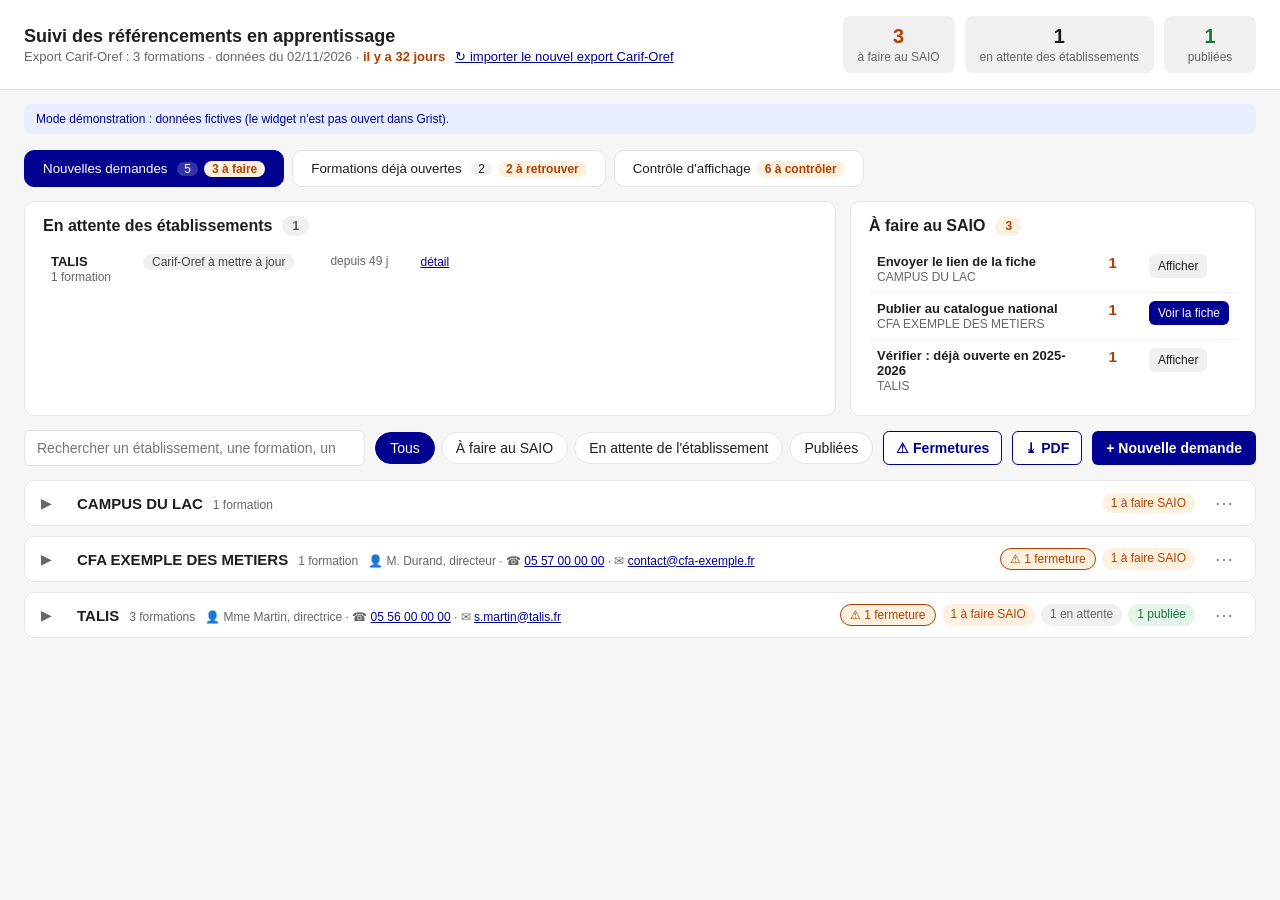
<file: index.html>
<!doctype html>
<html lang="fr">
<head>
<meta charset="utf-8">
<meta name="viewport" content="width=device-width, initial-scale=1">
<title>Suivi des référencements</title>
<script src="https://docs.getgrist.com/grist-plugin-api.js" defer></script>
<script src="lib/xlsx.full.min.js" defer></script>
<script src="controle.js?v=9" defer></script>
<script src="notes.js?v=9" defer></script>
<script src="pdf.js?v=5" defer></script>
<script src="fermetures.js?v=2" defer></script>
<script src="suivi.js?v=69" defer></script>
<style>
  :root {
    --bg: #f6f6f6; --card: #ffffff; --text: #1e1e1e; --muted: #666; --line: #e5e5e5;
    --blue: #000091; --green: #18753c; --green-bg: #e3f4e8; --amber: #b34000; --amber-bg: #fff1e0;
    --red: #ce0500; --red-bg: #fde8e7; --grey: #c9c9c9; --grey-bg: #f0f0f0;
  }
  * { box-sizing: border-box; }
  body { margin: 0; font-family: Marianne, "Segoe UI", Arial, sans-serif; background: var(--bg); color: var(--text); font-size: 14px; }
  header { background: var(--card); border-bottom: 1px solid var(--line); padding: 16px 24px; display: flex; flex-wrap: wrap; gap: 16px; align-items: center; justify-content: space-between; }
  h1 { font-size: 18px; margin: 0; }
  .apercu-mail { max-height: 220px; overflow: auto; border: 1px solid var(--line); border-radius: 8px; padding: 8px 12px; font-size: 12px; background: #fff; color: #222; }
  .apercu-mail p { margin: 0 0 8px; }
  .meta .sur { color: var(--muted); font-weight: 400; }
  h1 small { display: block; font-weight: 400; color: var(--muted); font-size: 13px; margin-top: 2px; }
  .kpis { display: flex; gap: 10px; flex-wrap: wrap; }
  .kpi { background: var(--grey-bg); border-radius: 8px; padding: 8px 14px; text-align: center; min-width: 92px; }
  .kpi b { display: block; font-size: 20px; }
  .kpi span { font-size: 12px; color: var(--muted); }
  .kpi.ok b { color: var(--green); } .kpi.warn b { color: var(--amber); } .kpi.ko b { color: var(--red); }
  .bar { display: flex; gap: 10px; align-items: center; flex-wrap: wrap; padding: 14px 24px 0; }
  .bar input { flex: 1; min-width: 200px; padding: 9px 12px; border: 1px solid var(--line); border-radius: 6px; font: inherit; background: var(--card); }
  .chip { border: 1px solid var(--line); background: var(--card); border-radius: 999px; padding: 7px 14px; cursor: pointer; font: inherit; color: var(--text); }
  .chip.on { background: var(--blue); border-color: var(--blue); color: #fff; }
  main { padding: 14px 24px 40px; display: flex; flex-direction: column; gap: 10px; }
  .etab { background: var(--card); border: 1px solid var(--line); border-radius: 10px; overflow: hidden; }
  .etab-head { display: grid; grid-template-columns: 22px 1fr 220px 260px; gap: 14px; align-items: center; padding: 14px 18px; cursor: pointer; }
  .etab-head:hover { background: #fafafa; }
  .chev { transition: transform .15s; color: var(--muted); }
  .etab.open .chev { transform: rotate(90deg); }
  .etab-name b { font-size: 15px; }
  .etab-name span { display: block; color: var(--muted); font-size: 12px; margin-top: 2px; }
  .progress { display: flex; height: 8px; border-radius: 4px; overflow: hidden; background: var(--grey-bg); }
  .progress i { display: block; height: 100%; }
  .progress-label { font-size: 12px; color: var(--muted); margin-top: 5px; }
  .tags { display: flex; gap: 6px; flex-wrap: wrap; justify-content: flex-end; }
  .tag { font-size: 12px; padding: 3px 9px; border-radius: 999px; white-space: nowrap; }
  .tag.ok { background: var(--green-bg); color: var(--green); }
  .tag.warn { background: var(--amber-bg); color: var(--amber); }
  .tag.ko { background: var(--red-bg); color: var(--red); }
  .tag.wait { background: var(--grey-bg); color: var(--muted); }
  button.tag.ferm { border: 1px solid var(--amber); background: var(--amber-bg); color: var(--amber); cursor: pointer; font: inherit; font-size: 12px; }
  button.tag.ferm.ko { border-color: var(--red); background: var(--red-bg); color: var(--red); }
  .ferm-ligne { font-size: 12px; color: var(--red); margin-top: 2px; }
  .doublon-ligne { font-size: 12px; color: var(--amber); margin-top: 2px; } .doublon-ligne.gris { color: var(--muted); } .doublon-ligne .btn-lien { font-size: 12px; }
  table.ferm-table td { vertical-align: top; } table.ferm-table tr.meme td { background: var(--red-bg); }
  .forms { display: none; border-top: 1px solid var(--line); }
  .etab.open .forms { display: block; }
  .form { display: grid; grid-template-columns: 220px 1fr 290px; gap: 16px; align-items: center; padding: 14px 18px 14px 54px; border-bottom: 1px solid var(--line); }
  .form:last-child { border-bottom: 0; }
  .form-name b { display: block; }
  .form-name span { color: var(--muted); font-size: 12px; }
  .steps { display: flex; align-items: flex-start; }
  .step { flex: 1; position: relative; text-align: center; font-size: 11px; color: var(--muted); }
  .step::before { content: ""; position: absolute; top: 9px; left: -50%; width: 100%; height: 2px; background: var(--grey); z-index: 0; }
  .step:first-child::before { display: none; }
  .step.done::before, .step.warn::before, .step.ko::before { background: var(--green); }
  .dot { position: relative; z-index: 1; width: 20px; height: 20px; border-radius: 50%; margin: 0 auto 4px; background: var(--card); border: 2px solid var(--grey); display: flex; align-items: center; justify-content: center; font-size: 11px; font-weight: 700; color: #fff; }
  .step.done .dot { background: var(--green); border-color: var(--green); }
  .step.warn .dot { background: #f5a000; border-color: #f5a000; }
  .step.ko .dot { background: var(--red); border-color: var(--red); }
  .step.done, .step.warn, .step.ko { color: var(--text); }
  .step em { display: block; font-style: normal; color: var(--muted); font-size: 11px; }
  .next { font-size: 13px; }
  .next b { display: block; font-size: 12px; color: var(--muted); font-weight: 400; margin-bottom: 2px; }
  .next.ko { color: var(--red); } .next.warn { color: var(--amber); } .next.ok { color: var(--green); }
  .banner { margin: 14px 24px 0; padding: 10px 14px; border-radius: 8px; background: var(--amber-bg); color: var(--amber); font-size: 13px; }
  .refresh { border: 1px solid var(--line); background: var(--card); border-radius: 6px; padding: 7px 10px; cursor: pointer; font: inherit; }
  .form.refusee { opacity: .45; }
  .demo { margin: 14px 24px 0; padding: 8px 12px; border-radius: 8px; background: #e8edff; color: var(--blue); font-size: 12px; }
  .step { background: none; border: 0; font: inherit; font-size: 11px; line-height: 1.3; cursor: pointer; padding: 2px 0; border-radius: 6px; }
  .step:hover { background: #f0f3ff; }
  .btn-nouveau { background: var(--blue); color: #fff; border: 0; border-radius: 6px; padding: 9px 14px; cursor: pointer; font: inherit; font-weight: 600; }
  .btn-pdf { background: var(--card); color: var(--blue); border: 1px solid var(--blue); border-radius: 6px; padding: 8px 12px; cursor: pointer; font: inherit; font-weight: 600; white-space: nowrap; }
  .btn-pdf:hover { background: #eef1fb; } .btn-pdf:disabled { opacity: .6; cursor: wait; }
  .btn-lien { background: none; border: 0; padding: 0; color: var(--blue); cursor: pointer; font: inherit; font-size: 12px; text-decoration: underline; }
  .btn-lien.rouge { color: var(--red); }
  .outils { display: flex; flex-wrap: wrap; gap: 4px 12px; margin-top: 6px; }
  .btn-lien { white-space: nowrap; }
  .com { margin-top: 4px; font-size: 12px; color: var(--muted); font-style: italic; }
  .ajout-ligne { padding: 10px 18px 12px 54px; }
  .pop { position: absolute; z-index: 10; background: var(--card); border: 1px solid var(--line); border-radius: 10px; box-shadow: 0 8px 28px rgba(0,0,0,.18); padding: 14px; display: flex; flex-direction: column; gap: 10px; min-width: 260px; }
  .pop-large { width: 380px; }
  .pop label { display: flex; flex-direction: column; gap: 4px; font-size: 13px; }
  .pop label small { color: var(--muted); font-weight: 400; }
  .pop input, .pop textarea { font: inherit; padding: 7px 9px; border: 1px solid var(--line); border-radius: 6px; }
  .pop-btns { display: flex; gap: 8px; flex-wrap: wrap; }
  .btn { background: var(--blue); color: #fff; border: 0; border-radius: 6px; padding: 8px 12px; cursor: pointer; font: inherit; }
  .btn.vert { background: var(--green); } .btn.rouge { background: var(--red); } .btn.gris { background: var(--grey-bg); color: var(--text); }
  .panneaux { padding: 14px 24px 0; display: grid; grid-template-columns: 2fr 1fr; gap: 14px; }
  .panneau { background: var(--card); border: 1px solid var(--line); border-radius: 10px; padding: 14px 18px; }
  .panneau h2 { font-size: 16px; margin: 0 0 10px; display: flex; align-items: center; gap: 10px; }
  .compte { font-size: 12px; font-weight: 600; padding: 3px 10px; border-radius: 999px; }
  .compte.ko { background: var(--red-bg); color: var(--red); } .compte.warn { background: var(--amber-bg); color: var(--amber); } .compte.ok { background: var(--green-bg); color: var(--green); }
  .cartes { display: grid; grid-template-columns: repeat(auto-fill, minmax(300px, 1fr)); gap: 10px; }
  .carte { border: 1px solid var(--red-bg); border-left: 4px solid var(--red); border-radius: 8px; padding: 10px 12px; }
  .carte-tete { display: flex; justify-content: space-between; align-items: center; gap: 8px; margin-bottom: 6px; }
  .carte ul, .taches { margin: 0; padding-left: 18px; font-size: 13px; }
  .carte li, .taches li { margin: 3px 0; }
  .taches { list-style: none; padding: 0; max-height: 260px; overflow: auto; }
  .btn.petit { padding: 5px 9px; font-size: 12px; }
  .rien { color: var(--muted); font-size: 13px; margin: 6px 0 0; }
  .titre-liste { padding: 18px 24px 0; font-size: 16px; margin: 0; }
  @media (max-width: 900px) { .panneaux { grid-template-columns: 1fr; } }
  .pop-fiche { width: min(980px, calc(100vw - 32px)); max-height: calc(100vh - 60px); overflow: auto; }
  .fiche-tete { display: flex; justify-content: space-between; align-items: center; gap: 12px; font-size: 15px; }
  .pop h3 { font-size: 13px; margin: 8px 0 4px; color: var(--blue); }
  .fiche-grille { display: grid; grid-template-columns: repeat(3, 1fr); gap: 14px; }
  .champ { display: flex; flex-direction: column; font-size: 12px; padding: 3px 0; border-bottom: 1px dashed var(--line); }
  .champ span { color: var(--muted); } .champ b { font-weight: 600; min-height: 1em; }
  .controles { list-style: none; padding: 0; margin: 0; columns: 2; font-size: 13px; }
  .comp { border-collapse: collapse; font-size: 13px; width: 100%; }
  .comp th, .comp td { border-bottom: 1px solid var(--line); padding: 5px 8px; text-align: left; }
  .pop .ok { color: var(--green); font-weight: 700; } .pop .ko { color: var(--red); font-weight: 700; }
  #pop-lien { width: 100%; }
  .step.auto { cursor: help; }
  @media (max-width: 900px) { .fiche-grille { grid-template-columns: 1fr; } }
  .case { display: flex !important; flex-direction: row !important; align-items: center; gap: 8px; font-size: 13px; margin: 4px 0; }
  .etab-name .btn-lien { font-size: 11px; margin-left: 6px; opacity: .7; }
  .contact { display: block; font-size: 12px; color: var(--muted); margin-top: 3px; }
  .contact a { color: var(--blue); }
  .contact-saisie { border: 1px solid var(--line); border-radius: 8px; padding: 8px 10px; display: flex; flex-direction: column; gap: 6px; }
  .contact-saisie legend { font-size: 12px; color: var(--muted); }
  .gestion { display: block; margin-top: 4px; font-size: 11px; color: var(--muted); }
  .gestion .btn-lien { font-size: 11px; opacity: .75; }
  .outils { align-items: center; }
  .com-demande { display: block; font-size: 12px; color: var(--text); background: #fffbe6; border-radius: 6px; padding: 4px 8px; margin-top: 5px; max-width: 520px; }
  .empty { text-align: center; color: var(--muted); padding: 40px; }
  @media (max-width: 900px) {
    .etab-head { grid-template-columns: 22px 1fr; }
    .etab-head > :nth-child(3), .etab-head > :nth-child(4) { grid-column: 2; }
    .tags { justify-content: flex-start; }
    .form { grid-template-columns: 1fr; padding-left: 18px; }
  }
  .ligne-recherche { display: flex; gap: 6px; margin: 8px 0; } .ligne-recherche input { flex: 1; padding: 5px 8px; border: 1px solid #cfd5df; border-radius: 6px; font: inherit; }
  table.rappro td { vertical-align: top; } table.rappro tr.choisi td { background: #e3f4ea; }
  .lignes-export { max-height: 360px; overflow: auto; border: 1px solid var(--line); border-radius: 8px; margin: 4px 0 8px; background: var(--card); }
  table.lignes { font-size: 12px; } table.lignes th { position: sticky; top: 0; background: var(--card); white-space: nowrap; }
  table.lignes td.col { color: var(--muted, #666); white-space: nowrap; } table.lignes tr.diff td { background: #fff6dc; }
  /* onglets et listes (v19) */
  .onglets { display: flex; gap: 8px; margin: 16px 24px 0; flex-wrap: wrap; }
  .onglet { border: 1px solid var(--line); background: var(--card); border-radius: 10px; padding: 10px 18px; font: 600 15px inherit; cursor: pointer; color: var(--text); }
  .onglet em { font-style: normal; font-size: 12px; font-weight: 600; border-radius: 10px; padding: 1px 8px; margin-left: 6px; }
  .onglet .b-ko { background: var(--red-bg); color: var(--red); } .onglet .b-warn { background: var(--amber-bg); color: var(--amber); }
  .onglet span { display: inline-block; margin-left: 6px; background: var(--grey-bg); border-radius: 10px; padding: 0 7px; font-size: 12px; }
  .onglet.on { background: var(--blue); color: #fff; border-color: var(--blue); } .onglet.on span { background: rgba(255,255,255,.2); }
  .chips { display: inline-flex; gap: 6px; flex-wrap: wrap; }
  .pill { display: inline-block; border-radius: 20px; padding: 2px 10px; font-size: 12px; font-weight: 600; white-space: nowrap; }
  .pill.ko { background: var(--red-bg); color: var(--red); } .pill.warn { background: var(--amber-bg); color: var(--amber); }
  .pill.ok { background: var(--green-bg); color: var(--green); } .pill.wait { background: var(--grey-bg); color: #555; }
  table.liste-demandes, table.liste-ouvertes { width: 100%; border-collapse: collapse; }
  .liste-demandes th, .liste-ouvertes th { text-align: left; font-size: 12px; color: var(--muted); font-weight: 600; padding: 8px 12px; border-bottom: 1px solid var(--line); background: var(--card); }
  .liste-demandes td, .liste-ouvertes td { padding: 10px 12px; border-bottom: 1px solid #f0f0f0; vertical-align: top; }
  .liste-demandes tr:hover td, .liste-ouvertes tr:hover td { background: #fafbff; }
  .f-nom { min-width: 260px; } .f-nom b { display: block; } .f-nom small, .export small { display: block; color: var(--muted); font-size: 12px; margin-top: 2px; }
  .f-nom small .btn-lien { font-size: 12px; }
  .raison { max-width: 380px; } .raison b { display: block; font-size: 12px; color: var(--muted); font-weight: 600; }
  .points { white-space: nowrap; } .points small { display: block; font-size: 11px; color: var(--muted); margin-top: 3px; }
  .point { width: 11px; height: 11px; border-radius: 50%; border: 0; padding: 0; margin-right: 3px; cursor: pointer; background: #d5d9e1; vertical-align: middle; }
  .point.done { background: var(--green); } .point.ko { background: var(--red); } .point:hover { outline: 2px solid var(--blue); outline-offset: 1px; }
  .outils { white-space: nowrap; text-align: right; }
  .carte-liste { margin: 0; background: var(--card); border: 1px solid var(--line); border-radius: 10px; overflow: hidden; }
  .liste-ouvertes .etab-cell { white-space: nowrap; } .liste-ouvertes .ck { white-space: nowrap; }
  .liste-ouvertes .ok { color: var(--green); font-weight: 700; } .liste-ouvertes .ko { color: var(--red); font-weight: 700; } .gris { color: var(--muted); }
  .liste-ouvertes .statut { white-space: nowrap; } .liste-ouvertes .statut .btn-lien { display: block; margin-top: 4px; font-size: 12px; }
  .btn-lien.noir { color: var(--text); text-decoration: underline dotted; font-weight: 600; }
  .etab .forms { padding: 0; }
  .cartes.compactes .carte .resume { margin: 6px 0 0; font-size: 13px; }
  .tab-panneau { width: auto; min-width: 50%; border-collapse: collapse; font-size: 13px; }
  .tab-panneau td + td { padding-left: 24px; }
  .tab-panneau td { padding: 8px 8px; border-top: 1px solid #f0f0f0; vertical-align: top; }
  .tab-panneau tr:first-child td { border-top: 0; }
  .tab-panneau td small { display: block; color: var(--muted); font-size: 12px; margin-top: 1px; }
  .tab-panneau .contact-cell { font-size: 12.5px; color: #444; } .tab-panneau .contact-cell a { color: var(--blue); }
  .tab-panneau .motif { display: inline-block; background: var(--red-bg); color: var(--red); border-radius: 12px; padding: 1px 9px; margin: 0 4px 4px 0; font-size: 12px; white-space: nowrap; }
  .tab-panneau .motif b { margin-left: 3px; }
  .tab-panneau .actions { text-align: left; white-space: nowrap; } .tab-panneau .actions .btn-lien { margin-right: 8px; }
  .tab-panneau .nb { text-align: left; font-weight: 700; font-size: 15px; color: var(--amber); width: 40px; }
  .btn.gris { background: var(--grey-bg); color: var(--text); }
  .btn-lien.gris { color: var(--muted); }
  .tab-panneau .nb.gris { color: #555; }
  .compte:not(.ko):not(.ok):not(.warn) { background: var(--grey-bg); color: #555; }
  .etab .liste-ouvertes { table-layout: fixed; }
  .etab .liste-ouvertes th:nth-child(1) { width: 42%; } .etab .liste-ouvertes th:nth-child(2) { width: 21%; }
  .etab .liste-ouvertes th:nth-child(3) { width: 9%; } .etab .liste-ouvertes th:nth-child(4) { width: 15%; } .etab .liste-ouvertes th:nth-child(5) { width: 13%; }
  .etab .liste-ouvertes td { overflow-wrap: anywhere; }
  .suivi-etapes th.e, .suivi-etapes td.e { text-align: center; width: 92px; padding-left: 4px; padding-right: 4px; }
  .suivi-etapes td { vertical-align: top; }
  .cellule { min-width: 76px; border: 0; border-radius: 7px; padding: 4px 6px; font: 600 12px inherit; cursor: pointer; white-space: nowrap; }
  .cellule.ok { background: var(--green-bg); color: var(--green); } .cellule.ko { background: var(--red-bg); color: var(--red); }
  .cellule.todo { background: var(--grey-bg); color: #999; } .cellule.cur { background: var(--amber-bg); color: var(--amber); box-shadow: inset 0 0 0 2px #f5a000; }
  .cellule:hover { filter: brightness(.95); }
  .suivi-etapes .action { width: 250px; font-size: 13px; } .suivi-etapes .action b { display: block; font-size: 12.5px; }
  .suivi-etapes .action span { display: block; color: #444; } .suivi-etapes .action div { margin-top: 5px; }
  .suivi-etapes .action.ko b { color: var(--red); } .suivi-etapes .action.warn b { color: var(--amber); } .suivi-etapes .action.ok b { color: var(--green); } .suivi-etapes .action.wait b { color: #555; }
  .tab-panneau.attente .motif { background: var(--grey-bg); color: #444; }
  .tab-panneau .depuis { white-space: nowrap; color: var(--muted); font-size: 12px; }
  /* contrôle d'affichage */
  #liste.controle { display: block; }
  .c-grille { display: grid; grid-template-columns: 360px 1fr; gap: 14px; align-items: start; }
  .card-c { background: var(--card); border: 1px solid var(--line); border-radius: 10px; }
  .c-liste { max-height: 78vh; overflow: auto; padding-bottom: 6px; }
  .c-etab { display: flex; align-items: center; gap: 10px; width: 100%; border: 0; border-bottom: 1px solid #eee; background: #fafafa; padding: 9px 12px; cursor: pointer; font: inherit; text-align: left; color: inherit; }
  .c-etab > span:nth-child(2) { flex: 1 1 auto; min-width: 110px; } .c-etab b { display: block; } .c-etab small { color: var(--muted); font-size: 11.5px; white-space: nowrap; }
  .c-tags { flex: 0 1 auto; } .c-etab .chev { color: var(--muted); font-size: 11px; width: 12px; }
  .c-tags { margin-left: auto; display: flex; flex-wrap: wrap; gap: 4px; justify-content: flex-end; } .c-tags .tag { font-size: 11px; padding: 1px 7px; }
  .c-groupe.open .c-item { padding-left: 34px; }
  .c-item { display: flex; gap: 10px; width: 100%; text-align: left; border: 0; background: none; padding: 8px 14px; cursor: pointer; font: inherit; color: inherit; border-bottom: 1px solid #f3f3f3; }
  .c-item b { display: block; font-size: 13px; } .c-item small { display: block; color: var(--muted); font-size: 11.5px; }
  .c-item:hover { background: #f7f8fd; } .c-item.sel { background: #eef1fb; box-shadow: inset 3px 0 0 var(--blue); }
  .c-pt { width: 10px; height: 10px; border-radius: 50%; margin-top: 5px; flex: none; background: #cfd3da; }
  .c-pt.ok { background: var(--green); } .c-pt.ko { background: var(--red); } .c-pt.surv, .c-pt.incomplet { background: #f5a000; }
  .c-det { padding: 16px 20px; } .c-det h2 { margin: 0; font-size: 17px; } .c-sous { color: var(--muted); margin: 2px 0 10px; }
  .c-liens { display: flex; gap: 8px; flex-wrap: wrap; align-items: center; margin-bottom: 4px; }
  .c-liens a.btn { text-decoration: none; } .c-liens input { flex: 1; min-width: 240px; padding: 6px 8px; border: 1px solid #cfd5df; border-radius: 6px; font: inherit; font-size: 12px; color: #555; }
  .c-table { width: 100%; border-collapse: collapse; } .c-table td { padding: 10px 6px; border-top: 1px solid #f0f0f0; vertical-align: top; }
  .c-crit b { display: block; } .c-crit small { color: var(--muted); } .c-choix { width: 330px; text-align: right; }
  .seg { display: inline-flex; border: 1px solid #d5d9e1; border-radius: 8px; overflow: hidden; }
  .seg button { border: 0; border-right: 1px solid #d5d9e1; background: #fff; padding: 6px 11px; font: 600 12px inherit; color: #555; cursor: pointer; }
  .seg button:last-child { border-right: 0; } .seg button:hover { background: #f4f5f8; }
  .seg button.on.ok { background: var(--green-bg); color: var(--green); } .seg button.on.ko { background: var(--red-bg); color: var(--red); }
  .seg button.on.nt { background: var(--amber-bg); color: var(--amber); } .seg button.on.info { background: #e8edfb; color: var(--blue); }
  .c-bas { display: grid; grid-template-columns: 1fr 280px; gap: 14px; margin-top: 12px; }
  .c-bas textarea { width: 100%; min-height: 70px; border: 1px solid #cfd5df; border-radius: 7px; padding: 7px; font: inherit; margin-top: 4px; }
  .c-capt { border: 1px dashed #b9c0cc; border-radius: 8px; padding: 10px; text-align: center; cursor: text; }
  .c-capt:focus { outline: 2px solid var(--blue); } .c-capt img { max-width: 100%; max-height: 110px; display: block; margin: 6px auto; border-radius: 4px; }
  .c-capt small { display: block; color: var(--muted); margin-top: 4px; }
  .c-actions { display: flex; justify-content: space-between; align-items: center; gap: 8px; margin-top: 14px; padding-top: 12px; border-top: 1px solid var(--line); flex-wrap: wrap; }
  .res.ok { color: var(--green); } .res.ko { color: var(--red); } .res.warn { color: var(--amber); } .res.wait { color: var(--muted); }
  .btn:disabled { opacity: .5; cursor: default; }
  @media (max-width: 900px) { .c-grille, .c-bas { grid-template-columns: 1fr; } .c-choix { width: auto; text-align: left; } }
  .sous-entete { color: var(--muted); font-size: 13px; margin-top: 2px; display: flex; gap: 10px; flex-wrap: wrap; align-items: baseline; }
  .sous-entete .btn-lien { font-size: 13px; }
  button.kpi { border: 1px solid transparent; font: inherit; cursor: pointer; color: inherit; }
  button.kpi:hover { border-color: #c9cfe0; } button.kpi.actif { border-color: var(--blue); box-shadow: inset 0 0 0 1px var(--blue); background: #eef1fb; }
  .filtre-actif { font-size: 13px; background: #eef1fb; color: var(--blue); border-radius: 8px; padding: 6px 10px; white-space: nowrap; }
  .etab-head.ligne { grid-template-columns: 22px 1fr auto 30px; padding: 11px 16px; }
  .etab-head.ligne .etab-name { display: flex; align-items: baseline; gap: 10px; flex-wrap: wrap; }
  .etab-head.ligne .etab-name span { display: inline; margin: 0; }
  .etab-head.ligne .contact { font-size: 12px; color: var(--muted); } .etab-head.ligne .contact:empty { display: none; }
  .etab-head.ligne .tags { flex-wrap: nowrap; }
  .menu-etab { border: 0; background: none; font-size: 18px; line-height: 1; color: #888; cursor: pointer; border-radius: 6px; padding: 2px 6px; }
  .menu-etab:hover { background: var(--grey-bg); color: var(--text); }
  .pop-menu { padding: 6px; min-width: 220px; } .pop-menu .item { display: block; width: 100%; text-align: left; border: 0; background: none; padding: 8px 10px; border-radius: 6px; font: inherit; cursor: pointer; }
  .pop-menu .item:hover { background: #eef1fb; }
  .panneaux.simple { grid-template-columns: 1fr; }
  .ok-ligne { background: var(--green-bg); color: var(--green); font-weight: 600; border-radius: 10px; padding: 9px 16px; }
  #sous-titre .vieux { color: var(--amber); font-weight: 600; }
  .f-tete { display: flex; align-items: flex-start; gap: 4px; } .f-tete .menu-f { margin-top: -3px; padding: 0 5px; }
  .notes-f { display: flex; align-items: stretch; gap: 4px; margin-top: 6px; max-width: 340px; }
  .bulle-note { display: flex; align-items: center; gap: 6px; min-width: 0; flex: 1; padding: 3px 8px; background: #f5f6f9; border: 1px solid #e7e9ef; border-radius: 6px; font: inherit; font-size: 12px; color: var(--text); cursor: pointer; text-align: left; }
  .bulle-note:hover { background: #eef1fb; border-color: #d5dbf0; }
  .bulle-note .d { color: var(--muted); white-space: nowrap; } .bulle-note .t { flex: 1; min-width: 0; white-space: nowrap; overflow: hidden; text-overflow: ellipsis; }
  .bulle-note .n { color: var(--blue); white-space: nowrap; font-size: 11.5px; }
  .pop-menu .item.rouge { color: var(--red); }
  body.depot { outline: 3px dashed var(--blue); outline-offset: -8px; }
  .ico-note { flex: none; color: #6b7280; }
  .plus-note { flex: none; border: 1px solid #e7e9ef; background: #f5f6f9; border-radius: 6px; color: var(--blue); font: inherit; font-size: 14px; font-weight: 600; line-height: 1; padding: 0 8px; cursor: pointer; }
  .plus-note:hover { background: #eef1fb; border-color: #d5dbf0; }
  .ajout-note { display: inline-flex; align-items: center; gap: 5px; border: 0; background: none; padding: 2px 0; font: inherit; font-size: 12px; color: var(--blue); cursor: pointer; opacity: 0; transition: opacity .12s; }
  tr:hover .ajout-note, .ajout-note:focus { opacity: 1; } .f-tete .ajout-note { flex: none; white-space: nowrap; margin-left: 2px; padding: 0; line-height: 18px; } .f-tete .menu-f { flex: none; } .ajout-note .ico-note { color: var(--blue); }
  ul.notes { list-style: none; padding: 0; margin: 12px 0 0; max-height: 50vh; overflow: auto; border-top: 1px solid var(--line); }
  ul.notes li { padding: 8px 2px; border-bottom: 1px solid #f0f0f0; } ul.notes li b { display: block; font-size: 12px; color: var(--muted); font-weight: 600; }
  ul.notes li .n-texte { white-space: pre-wrap; display: block; }
  ul.notes .n-actions { float: right; font-weight: 400; } ul.notes .n-actions .btn-lien { font-size: 11.5px; }
  ul.notes .n-edit { width: 100%; font: inherit; padding: 6px; border: 1px solid #cfd5df; border-radius: 6px; margin-top: 4px; }
</style>
</head>
<body>
<header>
  <div><h1>Suivi des référencements en apprentissage</h1>
    <div class="sous-entete"><span id="sous-titre">Chargement…</span>
      <button class="btn-lien" id="importer" title="Ouvre la page CAP Métiers pour télécharger l'export Apprentissage">↻ importer le nouvel export Carif-Oref</button></div></div>
  <div class="kpis" id="kpis"></div>
</header>
<div id="bandeaux"></div>
<div class="onglets" id="onglets"></div>
<div class="panneaux" id="panneaux"></div>
<div class="bar">
  <input id="q" type="search" placeholder="Rechercher un établissement, une formation, un site…">
  <span id="chips" class="chips"></span>
  <button class="btn-pdf" id="voir-fermetures" title="Formations fermées sur Parcoursup : consulter, importer le fichier">⚠ Fermetures</button>
  <button class="btn-pdf" id="export-pdf" title="Exporter en PDF le tableau affiché (filtre et recherche compris)">⤓ PDF</button>
  <button class="btn-nouveau" id="nouveau">+ Nouvelle demande</button>
  <input type="file" id="fichier-export" accept=".xlsb,.xlsx,.xls,.csv" hidden>
</div>
<main id="liste"></main>
</body>
</html>
</file>
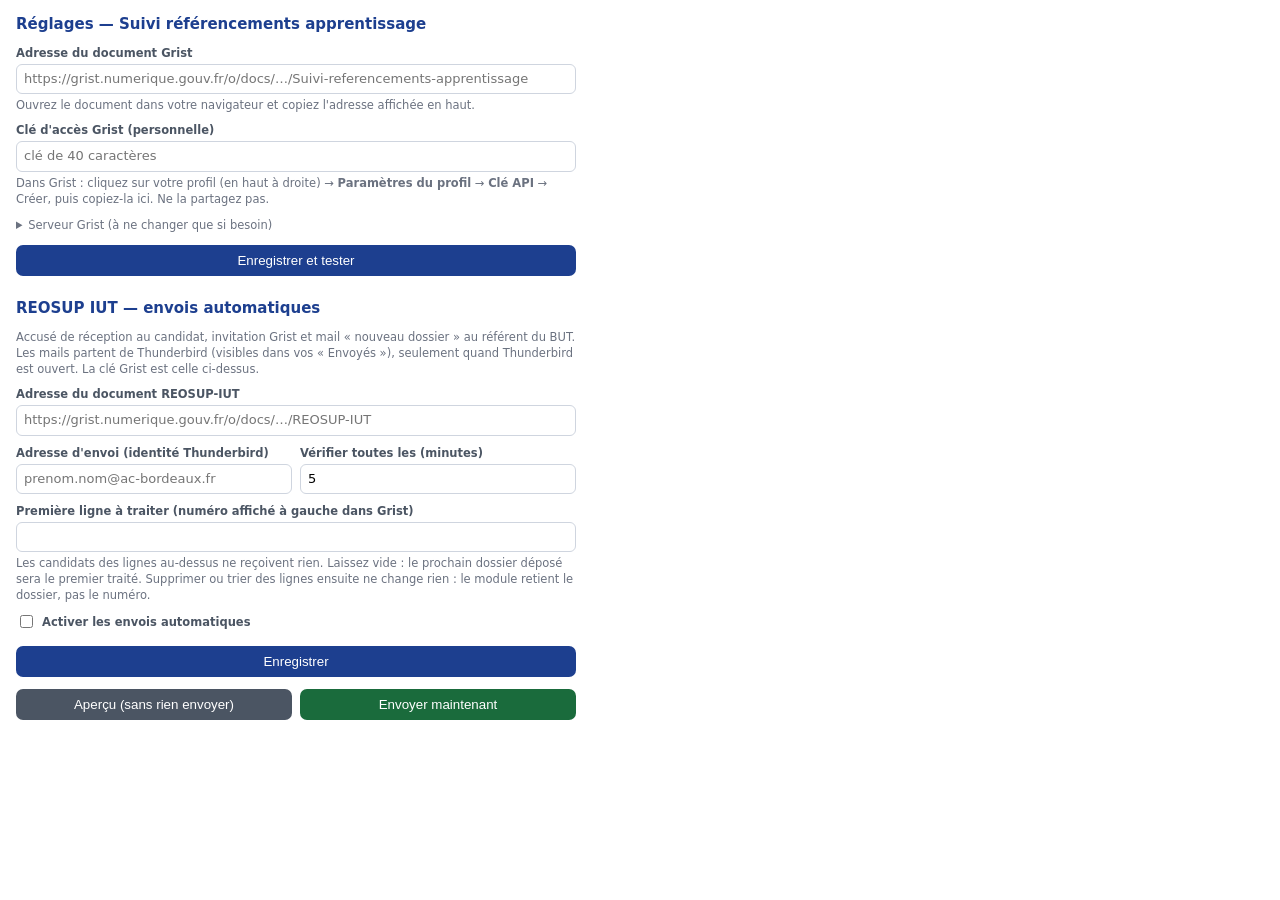
<file: thunderbird/options.html>
<!doctype html>
<html lang="fr"><head><meta charset="utf-8"><link rel="stylesheet" href="commun.css"><style>body{width:auto;max-width:560px}</style></head>
<body>
<h1>Réglages — Suivi référencements apprentissage</h1>
<label for="doc">Adresse du document Grist</label>
<input id="doc" placeholder="https://grist.numerique.gouv.fr/o/docs/…/Suivi-referencements-apprentissage">
<div class="aide">Ouvrez le document dans votre navigateur et copiez l'adresse affichée en haut.</div>
<label for="cle">Clé d'accès Grist (personnelle)</label>
<input id="cle" type="password" placeholder="clé de 40 caractères">
<div class="aide">Dans Grist : cliquez sur votre profil (en haut à droite) → <b>Paramètres du profil</b> → <b>Clé API</b> → Créer, puis copiez-la ici. Ne la partagez pas.</div>
<details style="margin-top:10px"><summary class="aide">Serveur Grist (à ne changer que si besoin)</summary>
<input id="serveur" placeholder="https://grist.numerique.gouv.fr"></details>
<button class="btn" id="enregistrer">Enregistrer et tester</button>
<div id="resultat"></div>
<h1 style="margin-top:22px">REOSUP IUT — envois automatiques</h1>
<div class="aide">Accusé de réception au candidat, invitation Grist et mail « nouveau dossier » au référent du BUT.
Les mails partent de Thunderbird (visibles dans vos « Envoyés »), seulement quand Thunderbird est ouvert. La clé Grist est celle ci-dessus.</div>
<label for="r_doc">Adresse du document REOSUP-IUT</label>
<input id="r_doc" placeholder="https://grist.numerique.gouv.fr/o/docs/…/REOSUP-IUT">
<div class="ligne">
  <div><label for="r_exp">Adresse d'envoi (identité Thunderbird)</label><input id="r_exp" placeholder="prenom.nom@ac-bordeaux.fr"></div>
  <div><label for="r_min">Vérifier toutes les (minutes)</label><input id="r_min" type="number" min="1" value="5"></div>
</div>
<label for="r_ligne">Première ligne à traiter (numéro affiché à gauche dans Grist)</label>
<input id="r_ligne" type="number" min="1">
<div class="connu" id="r_ligne_nom"></div>
<div class="aide">Les candidats des lignes au-dessus ne reçoivent rien. Laissez vide : le prochain dossier déposé sera le premier traité.
Supprimer ou trier des lignes ensuite ne change rien : le module retient le dossier, pas le numéro.</div>
<label style="display:flex;gap:6px;align-items:center;font-weight:600"><input id="r_actif" type="checkbox" style="width:auto"> Activer les envois automatiques</label>
<button class="btn" id="r_enregistrer">Enregistrer</button>
<div class="ligne"><button class="btn" id="r_apercu" style="background:#4b5563">Aperçu (sans rien envoyer)</button><button class="btn" id="r_envoyer" style="background:#1a6b3c">Envoyer maintenant</button></div>
<div id="r_resultat"></div>
<script src="grist.js"></script>
<script src="reosup.js"></script>
<script src="options.js"></script>
</body></html>
</file>
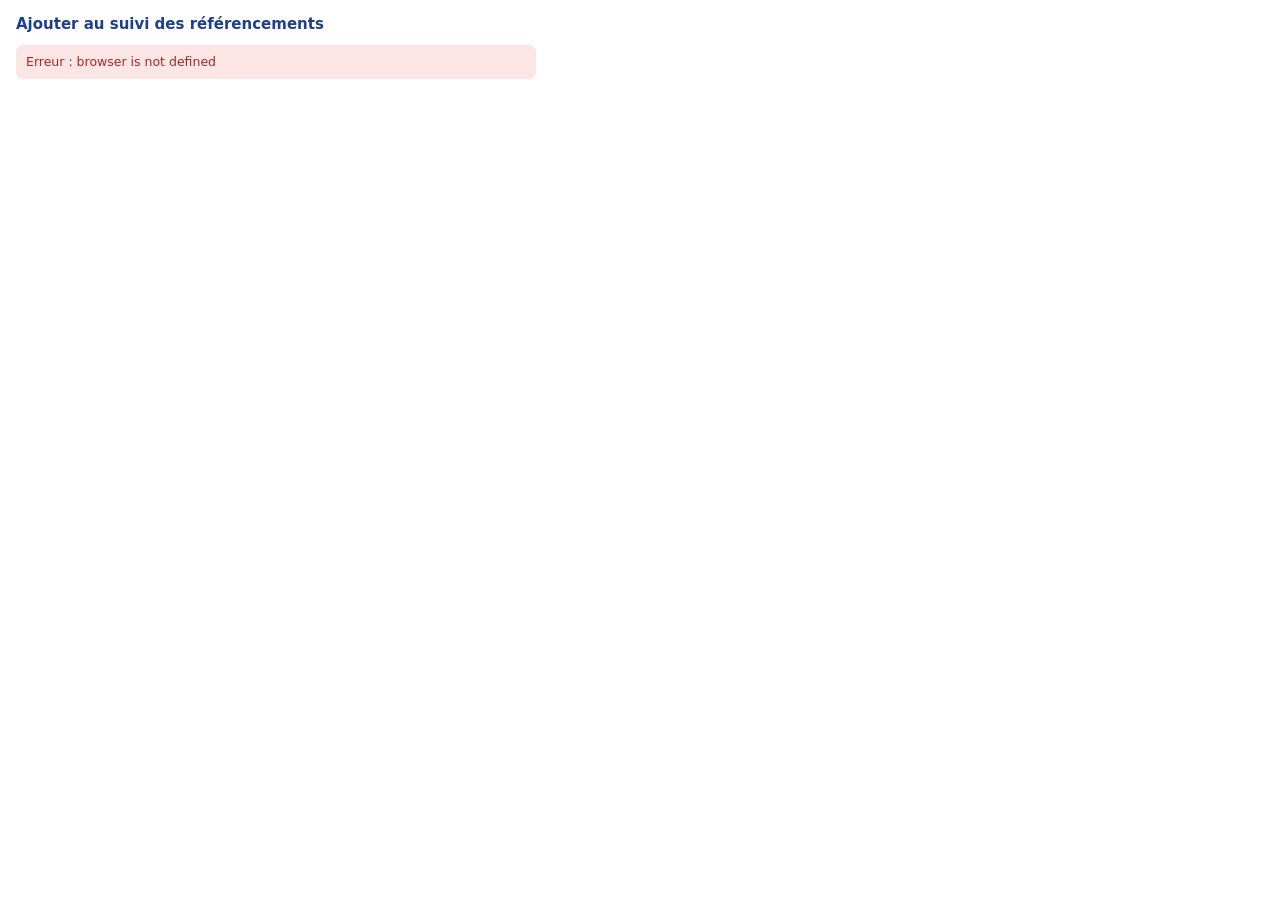
<file: thunderbird/popup.html>
<!doctype html>
<html lang="fr"><head><meta charset="utf-8"><link rel="stylesheet" href="commun.css"></head>
<body>
<h1>Ajouter au suivi des référencements</h1>
<div id="zone"><div class="msg info">Lecture du mail…</div></div>
<script src="analyse.js"></script>
<script src="grist.js"></script>
<script src="popup.js"></script>
</body></html>
</file>
<file: thunderbird/commun.css>
body { font: 13px/1.4 "Segoe UI", system-ui, sans-serif; color: #1f2633; background: #fff; margin: 0; padding: 14px 16px; max-width: 520px; }
h1 { font-size: 15px; margin: 0 0 10px; color: #1d3f8f; }
label { display: block; font-size: 11.5px; font-weight: 600; color: #4b5563; margin: 9px 0 3px; }
input, textarea { width: 100%; box-sizing: border-box; font: inherit; padding: 5px 7px; border: 1px solid #cfd5df; border-radius: 6px; }
textarea { min-height: 96px; resize: vertical; }
.ligne { display: flex; gap: 8px; } .ligne > div { flex: 1; }
.aide { font-size: 11.5px; color: #6b7280; margin-top: 3px; }
.btn { margin-top: 12px; width: 100%; padding: 8px; border: 0; border-radius: 7px; background: #1d3f8f; color: #fff; font: 600 13px/1 inherit; cursor: pointer; }
.btn:disabled { background: #9aa6c4; cursor: default; }
.lien { background: none; border: 0; color: #1d3f8f; text-decoration: underline; cursor: pointer; padding: 0; font: inherit; }
.msg { margin-top: 10px; padding: 8px 10px; border-radius: 7px; font-size: 12.5px; }
.msg.ok { background: #e3f4ea; color: #1a6b3c; } .msg.ko { background: #fbe6e5; color: #a32724; } .msg.info { background: #e8eefb; color: #1d3f8f; }
.connu { font-size: 11.5px; color: #1a6b3c; margin-top: 3px; }
</file>
